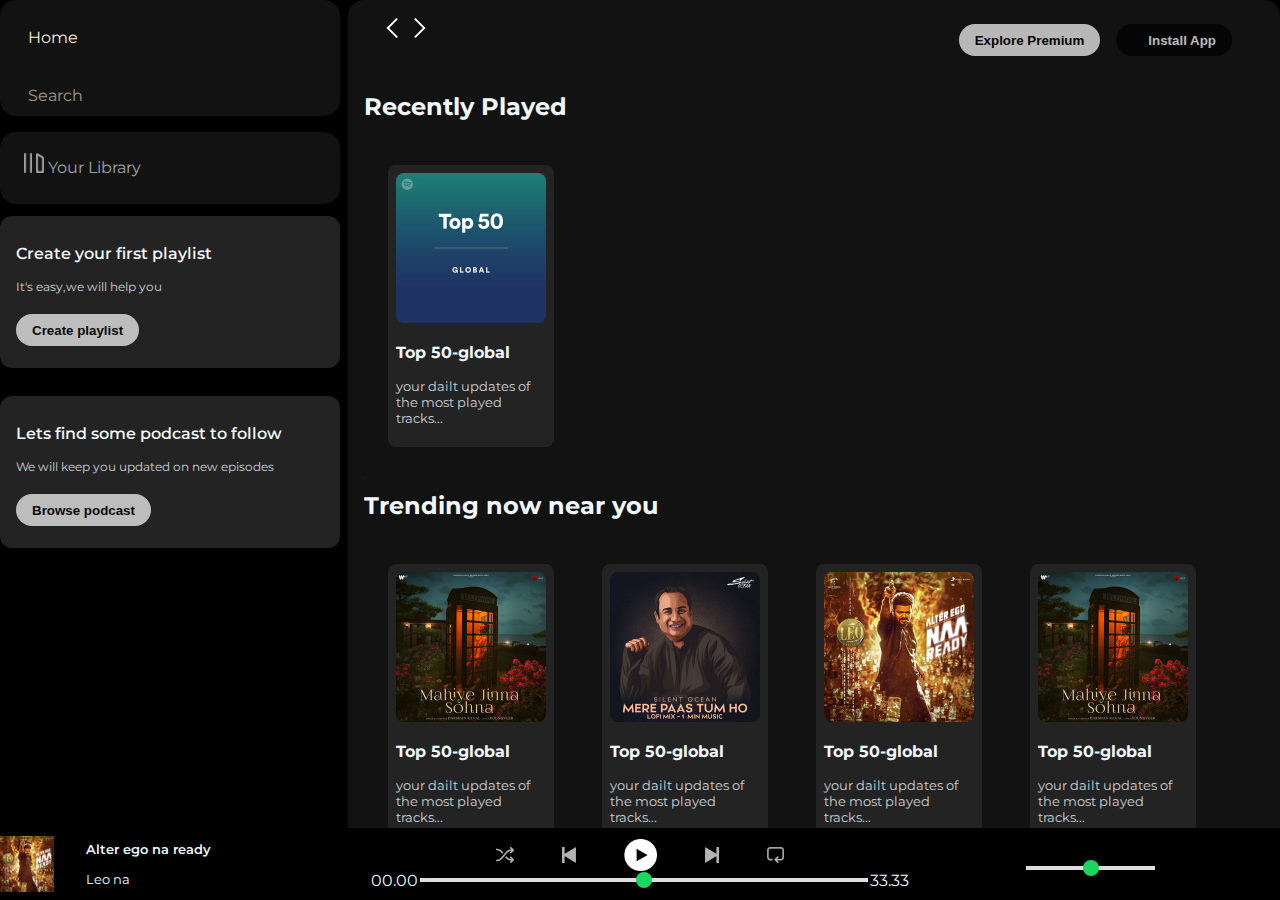
<file: index.html>
<!DOCTYPE html>
<html lang="en">
<head>
    <meta charset="UTF-8">
    <meta name="viewport" content="width=device-width, initial-scale=1.0">
    <title>Spotify - Web Player: Music for everyone</title>
    <link rel="stylesheet" href="https://cdnjs.cloudflare.com/ajax/libs/font-awesome/6.4.0/css/all.min.css" integrity="sha512-iecdLmaskl7CVkqkXNQ/ZH/XLlvWZOJyj7Yy7tcenmpD1ypASozpmT/E0iPtmFIB46ZmdtAc9eNBvH0H/ZpiBw==" crossorigin="anonymous" referrerpolicy="no-referrer" />
    <link rel="icon" href="./spotify/logo.png"/>
    <link rel="stylesheet" href="style.css">
    <link rel="preconnect" href="https://fonts.googleapis.com">
<link rel="preconnect" href="https://fonts.gstatic.com" crossorigin>
<link href="https://fonts.googleapis.com/css2?family=Montserrat:ital,wght@0,300;0,400;0,500;1,300&family=Poppins&display=swap" rel="stylesheet">
</head>
<body>
    <div class="main">
        <div class="sidebar">
            <div class="nav">
                <div class="nav-option" style="opacity: 1;">
                    <i class="fa-solid fa-house"></i>
                    <a href="#">Home</a>
                </div>
                <div class="nav-option">
                    <i class="fa-solid fa-magnifying-glass"></i>
                    <a href="#">Search</a>
            </div>

            <div class="library">
                <div class="option">
                     <div class="lib-option nav-option">
                    <img src="./spotify/library_icon.png" />
                    <a href="#">Your Library</a>
            </div>
            <div class="icon">
                <i class="fa-solid fa-plus"></i>
                <i class="fa-solid fa-arrow-right"></i>
            
        </div>

    </div>
    </div>
    <div class="lib-main">
        <div class="box1">
            <p class="p1">Create your first playlist </p>
            <p class="p2">It's easy,we will help you </p>
            <button class="badge">Create playlist</button>
        </div>
        <div class="box1">
            <p class="p1">Lets find some podcast to follow </p>
            <p class="p2">We will keep you updated on new episodes </p>
            <button class="badge">Browse podcast</button>
        </div>
    </div>
            </div>
        </div>
           
        <div class="main-content">
            <div class="sticky-nav">
                <div class="sticky-nav-icon">
                <img src="./spotify/backward_icon.png" class="hide">
                <img src="./spotify/forward_icon.png">
            </div>
            <div class="sticky-nav-option">
                <button class="badge nav-item1">Explore Premium</button>
                <button class="badge nav-item2"><i class="fa-regular fa-circle-down"></i>Install App</button>
                <i class="fa-regular fa-user"></i>
            </div>
            </div>
            
                <h2>Recently Played</h2>
                <div class="card-cont">
                    <div class="card">
                        <img src="./spotify/card1img.jpeg" class="img1">
                        <p class="card-title">Top 50-global</p>
                        <p class="card-info">your dailt updates of the most played tracks...</p>
                    </div>
                 </div>

                 <h2>Trending now near you</h2>
                 <div class="card-cont">
                    <div class="card">
                        <img src="./spotify/card2img.jpeg" class="img1">
                        <p class="card-title">Top 50-global</p>
                        <p class="card-info">your dailt updates of the most played tracks...</p>
                    </div>
                 

               
                
                    <div class="card">
                        <img src="./spotify/card3img.jpeg" class="img1">
                        <p class="card-title">Top 50-global</p>
                        <p class="card-info">your dailt updates of the most played tracks...</p>
                    </div>

                    <div class="card">
                        <img src="./spotify/card4img.jpeg" class="img1">
                        <p class="card-title">Top 50-global</p>
                        <p class="card-info">your dailt updates of the most played tracks...</p>
                    </div>
                    <div class="card">
                        <img src="./spotify/card2img.jpeg" class="img1">
                        <p class="card-title">Top 50-global</p>
                        <p class="card-info">your dailt updates of the most played tracks...</p>
                    </div>
                    <div class="card">
                        <img src="./spotify/card3img.jpeg" class="img1">
                        <p class="card-title">Top 50-global</p>
                        <p class="card-info">your dailt updates of the most played tracks...</p>
                    </div>
                </div>


                    <h2>Featured Charts</h2>
                    <div class="card-cont">
                        <div class="card">
                            <img src="./spotify/card5img.jpeg" class="img1">
                            <p class="card-title">Top 50-global</p>
                            <p class="card-info">your dailt updates of the most played tracks...</p>
                        </div>

                        <div class="card">
                            <img src="./spotify/card6img.jpeg" class="img1">
                            <p class="card-title">Top 50-global</p>
                            <p class="card-info">your dailt updates of the most played tracks...</p>
                        </div>

                        <div class="card">
                            <img src="./spotify/card1img.jpeg" class="img1">
                            <p class="card-title">Top 50-global</p>
                            <p class="card-info">your dailt updates of the most played tracks...</p>
                        </div>
                        
                    </div>

                    <div class="footer">
                        <div class="line"></div>
                    </div>

                 </div>
                </div>
                









            
        </div>
        
        <div class="music-player">
            <div class="album">
                <img src="./spotify/card4img.jpeg" class="im">
                <div class="para";"><p style="font-weight: 600">Alter ego na ready </p>
                <p>Leo na</p>
            </div>
                <i class="fa-solid fa-heart"></i>
                <i class="fa-solid fa-window"></i>
            </div>




            <div class="player">
                <div class="player-con">
                <img src="./spotify/player_icon1.png">
                <img src="./spotify/player_icon2.png">
                <img src="./spotify/player_icon3.png" style="height: 2rem; opacity: 1;">
                <img src="./spotify/player_icon4.png">
                <img src="./spotify/player_icon5.png">
                </div>
              <div class="progress">
                 <span class="curr-time">00.00</span>
                 <input type="range" min="0" max="100" class="progress-bar" step="1"/>
                 <span class="tot-time">33.33</span>
              </div>
            </div>
            <div class="play-cont">
                <i class="fa-solid fa-circle-play"></i>
                <i class="fa-regular fa-microphone-stand"></i>
                <i class="fa-sharp fa-solid fa-bars-sort"></i>
                <i class="fa-light fa-user-tag"></i>
                <i class="fa-solid fa-volume"><input type="range" class="volume"> </i>
            </div>
        </div>
        
        
    </div>
    
</body>
</html>
</file>
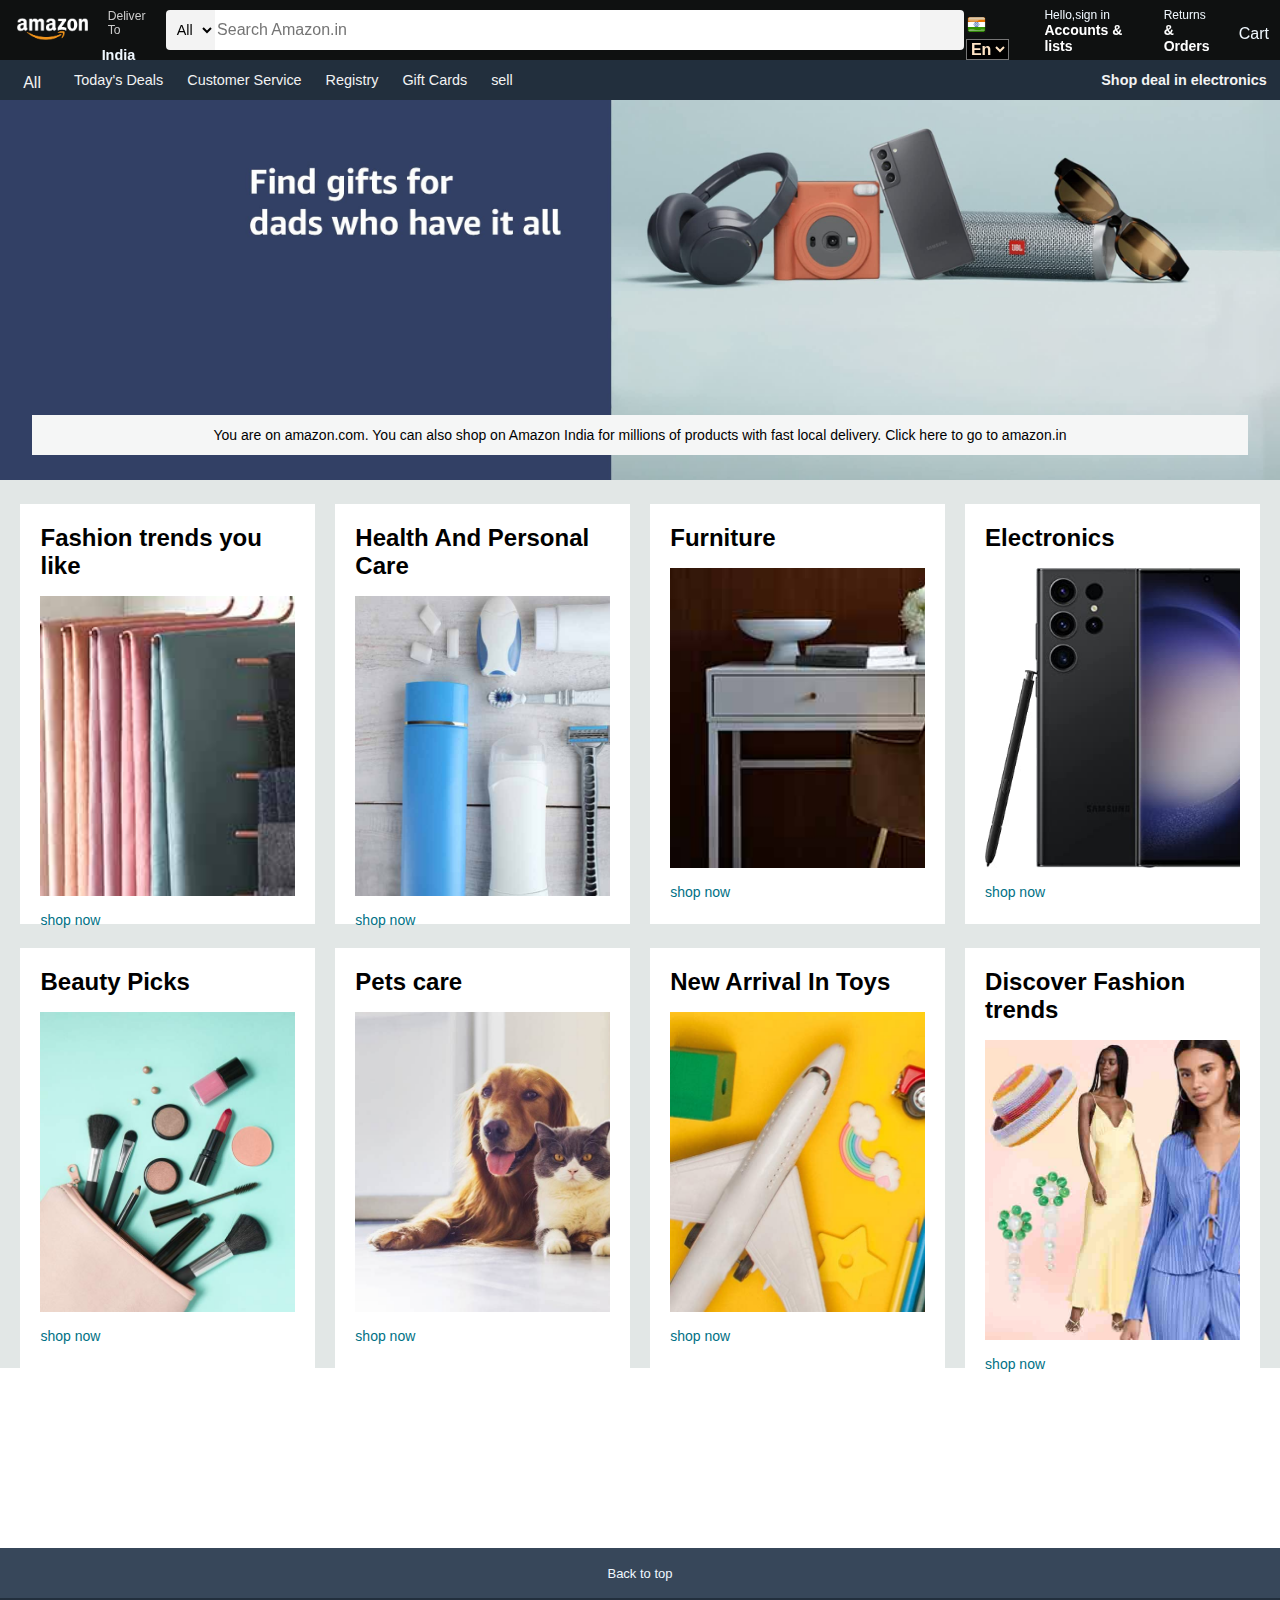
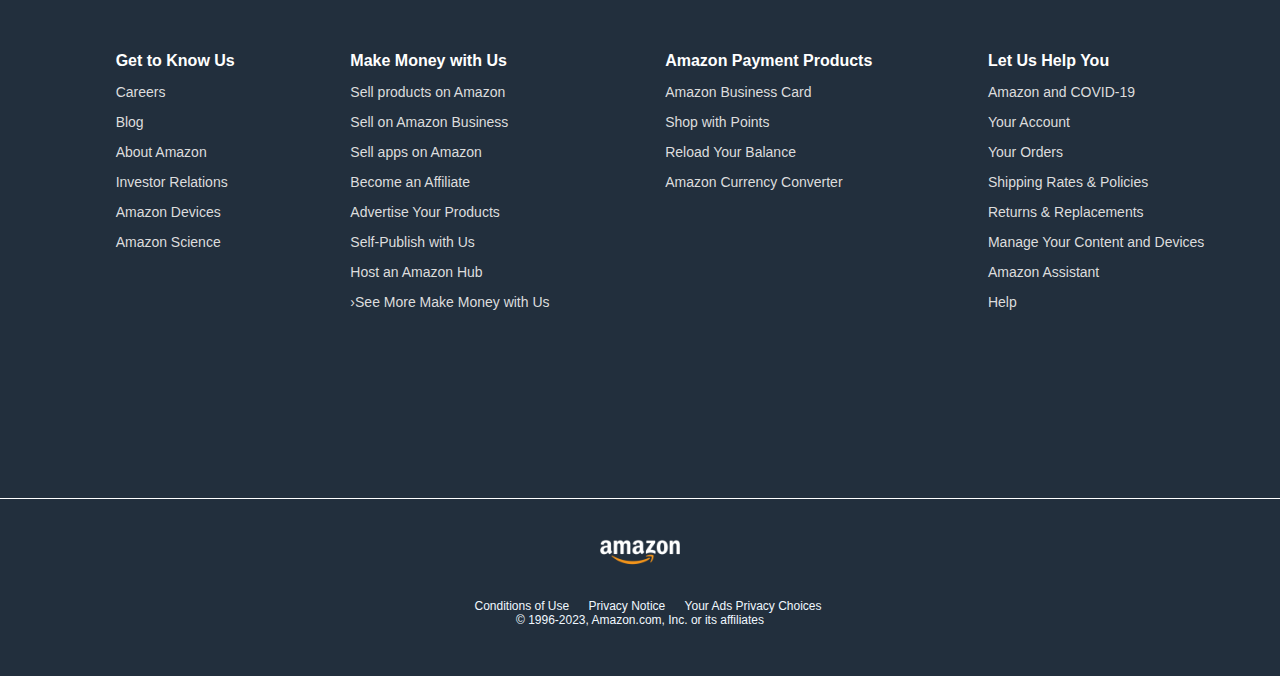
<file: spotify/amazon.html>
<!DOCTYPE html>
<html lang="en">
<head>
    <meta charset="UTF-8">
    <meta name="viewport" content="width=device-width, initial-scale=1.0">
    <title>Online Shopping site in India: Shop Online for Mobiles, Books, Watches, Shoes and More - Amazon.in</title>
    <link rel="icon" href="./l.webp"/>
    <link rel="stylesheet" href="styleA.css"/>
    <link rel="stylesheet" href="https://cdnjs.cloudflare.com/ajax/libs/font-awesome/6.4.0/css/all.min.css" integrity="sha512-iecdLmaskl7CVkqkXNQ/ZH/XLlvWZOJyj7Yy7tcenmpD1ypASozpmT/E0iPtmFIB46ZmdtAc9eNBvH0H/ZpiBw==" crossorigin="anonymous" referrerpolicy="no-referrer" />
</head>
<body>
    
    <div class="nav-bar">

        <div class="nav-logo">
            <div class="nav-logoa border"></div>
            
        </div>


        <div class="nav-address border">
            <p class="pfirst">Deliver To</p>
              <div class="add-icon">
                <i class="fa-sharp fa-solid fa-location-dot"></i>
                
                <p class="psecond">India</p>
              </div>
        </div>


        <div class="search">

            <select class="select-option">
                <option>All</option>
            </select>
            <input placeholder="Search Amazon.in" class="input-search">
            <div class="Searchicon">
                <i class="fa-solid fa-magnifying-glass"></i>
            </div>
        </div>


        <div class="flag border">
            <div class="flag1">
                <img src="./amazon/india.webp"/>
                 <select class="select-option1" style="background-color: black; color: bisque;">
                    <option>En</option>
                </select>
            </div>
        </div>

        <div class="sign border">
           <p style="font-size: 12px; font-weight: 500;"><span>Hello,sign in</span></p>
            <p class="sign-2">Accounts & lists</p>
        </div>


        <div class="return border">
            <p style="font-size: 12px; font-weight: 500;"><span>Returns</span></p>
             <p class="sign-2"> & Orders </p>
         </div>


         <div class="cart border">
            <i class="fa-solid fa-cart-shopping"></i>
            Cart
         </div>


    </div>


    <div class="panel">

        <div class="panel1 border">
            <i class="fa-solid fa-bars"></i>
            All
        </div>

        <div class="panel2 ">
            <p class="border">Today's Deals</p>
            <p class="border">Customer Service</p>
            <p class="border">Registry</p>
            <p class="border">Gift Cards</p>
            <p class="border">sell</p>
        </div>

        <div class="panel3">
            <p>Shop deal in electronics</p></div>
    </div>

    <!-- hero -->
    <div class="hero-section">
        <div class="hero-section1">
            <P>You are on amazon.com. You can also shop on Amazon India for millions of products with fast local delivery. Click here to go to amazon.in</P>
        </div>
 </div>


 <div class="shop-section">
    <div class="box1 box">
        <div class="box11">
            <h2>Fashion trends you like</h2>
            <div class="box-img" style="background-image: url('./amazon/box1_image.jpg');"></div>
            <p>shop now</p>
        </div>
    </div>

    <div class="box2 box">
        <div class="box11">
            <h2>Health And Personal Care</h2>
            <div class="box-img" style="background-image: url('./amazon/box2_image.jpg');"></div>
            <p>shop now</p>
        </div>
    </div>

    <div class="box3 box"> 
        <div class="box11">
            <h2>Furniture</h2>
            <div class="box-img" style="background-image: url('./amazon/box3_image.jpg');"></div>
            <p>shop now</p>
        </div>
        </div>

    <div class="box4 box"> 
        <div class="box11">
            <h2>Electronics</h2>
            <div class="box-img" style="background-image: url('./amazon/box4_image.jpg');"></div>
            <p>shop now</p>
        </div>
     </div>

     <div class="box5 box">
        <div class="box11">
            <h2>Beauty Picks</h2>
            <div class="box-img" style="background-image: url('./amazon/box5_image.jpg');"></div>
            <p>shop now</p>
        </div>
    </div>

    <div class="box6 box">
        <div class="box11">
            <h2>Pets care</h2>
            <div class="box-img" style="background-image: url('./amazon/box6_image.jpg');"></div>
            <p>shop now</p>
        </div>
    </div>

    <div class="box7 box">
        <div class="box11">
            <h2>New Arrival In Toys</h2>
            <div class="box-img" style="background-image: url('./amazon/box7_image.jpg');"></div>
            <p>shop now</p>
        </div>
    </div>

    <div class="box8 box">
        <div class="box11">
            <h2> Discover Fashion trends</h2>
            <div class="box-img" style="background-image: url('./amazon/box8_image.jpg');"></div>
            <p>shop now</p>
        </div>
    </div>
 </div>
    
<br><br><br><br><br><br><br><br><br><br>

 <footer>
    <div class="foot1">
        Back to top
    </div>


    <div class="foot2">
        <ul>
            <p>Get to Know Us</p>
            <a>Careers</a>
            <a>Blog</a>
            <a>About Amazon</a>
            <a>Investor Relations</a>
            <a>Amazon Devices</a>
            <a>Amazon Science</a>
        </ul>

        <ul>
            <p>Make Money with Us</p>
               <a>Sell products on Amazon</a>
               <a> Sell on Amazon Business</a>
               <a>Sell apps on Amazon</a>
               <a>Become an Affiliate</a>
                <a>Advertise Your Products</a>
                <a> Self-Publish with Us</a>
                    <a>Host an Amazon Hub</a>
                        <a>›See More Make Money with Us</a>
        </ul>

        <ul>
            <p>Amazon Payment Products</p>
            <a>Amazon Business Card</a>
                <a> Shop with Points</a>
                    <a>Reload Your Balance</a>
                        <a>Amazon Currency Converter</a>
        </ul>

        <ul>
            <p>Let Us Help You</p>
            <a> Amazon and COVID-19</a>
                <a> Your Account</a>
                    <a>Your Orders</a>
                        <a>Shipping Rates & Policies</a>
                            <a>Returns & Replacements</a>
                                <a>Manage Your Content and Devices</a>
                                    <a>Amazon Assistant</a>
                                        <a>Help</a>
        </ul>

    </div>

    <div class="foot3">
        <div class="logo"></div>
    </div>

    <div class="foot4">
        <div class="div1 ">
            <a>Conditions of Use</a>
              <a>Privacy Notice</a>
               <a> Your Ads Privacy Choices</a>
        </div>

        <div class="div2">
            <p>© 1996-2023, Amazon.com, Inc. or its affiliates</p>
        </div>
    </div>
 </footer>
</body>
</html>
</file>
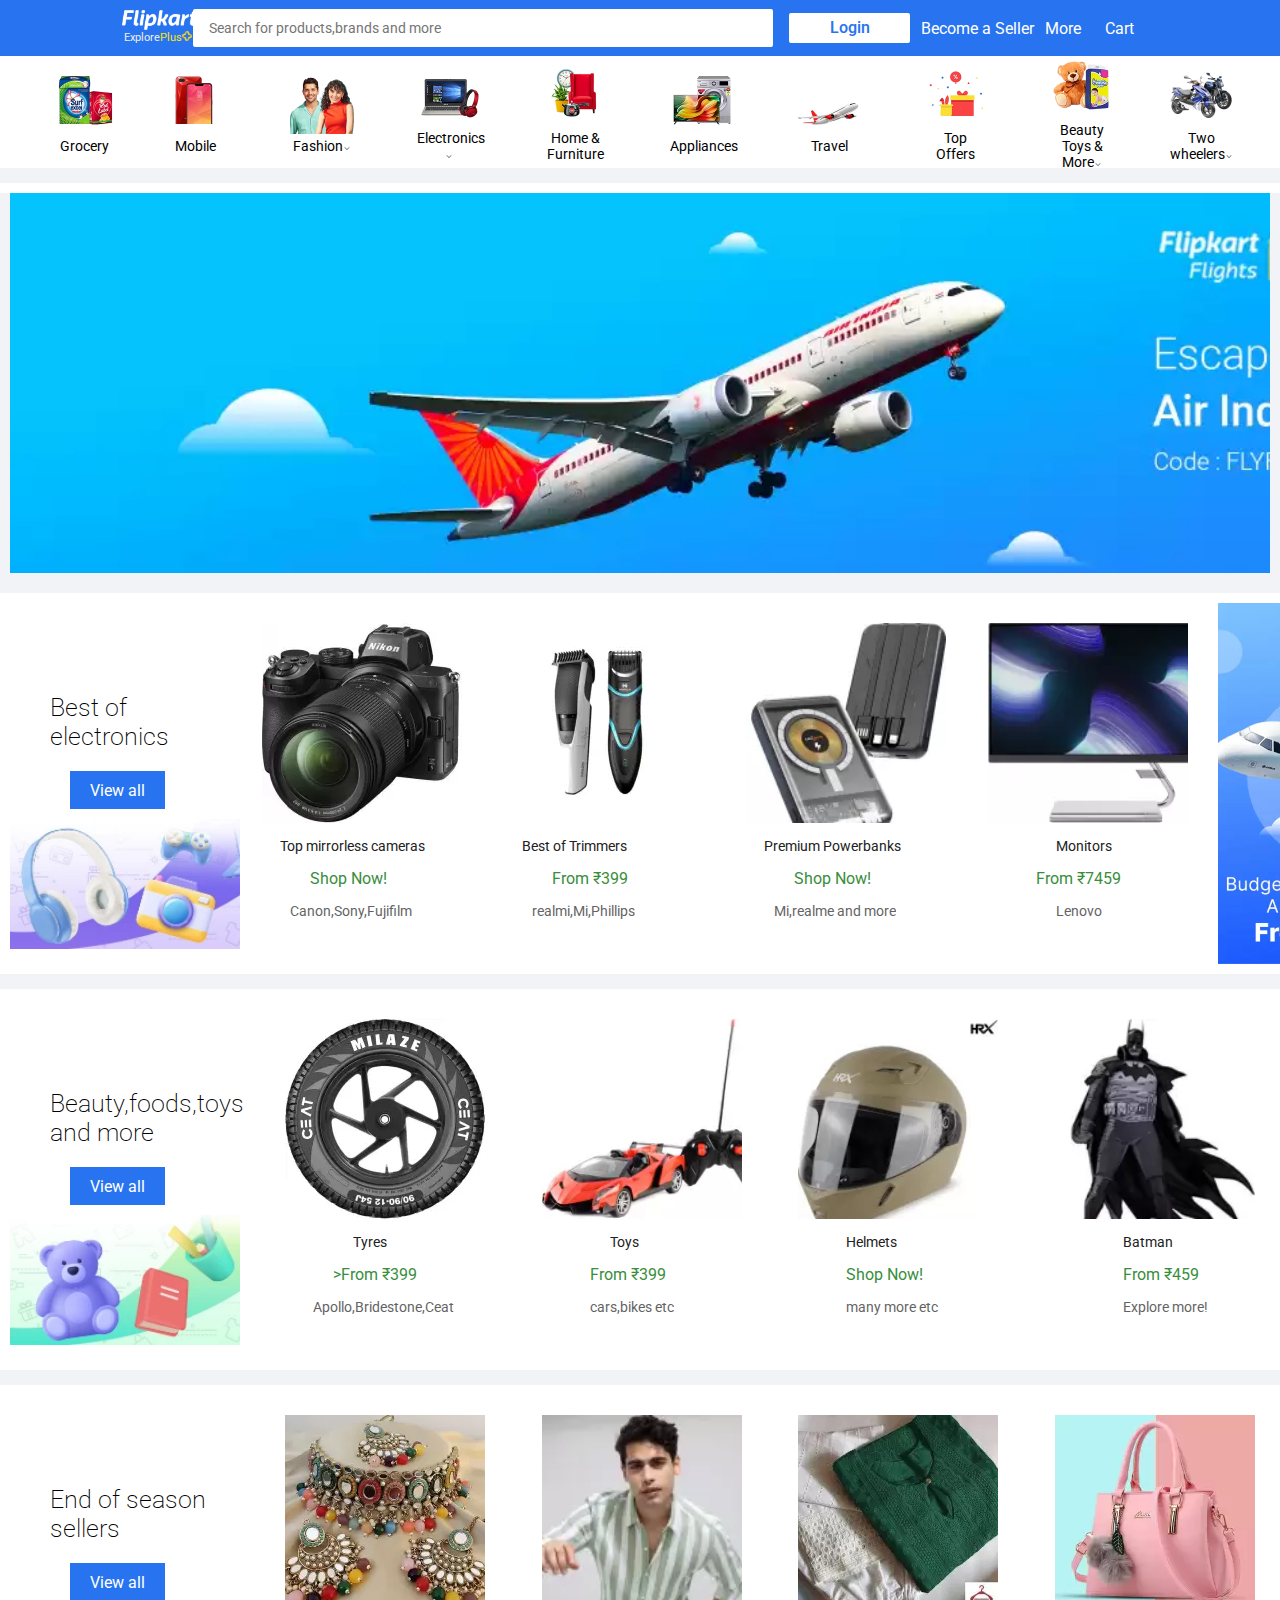
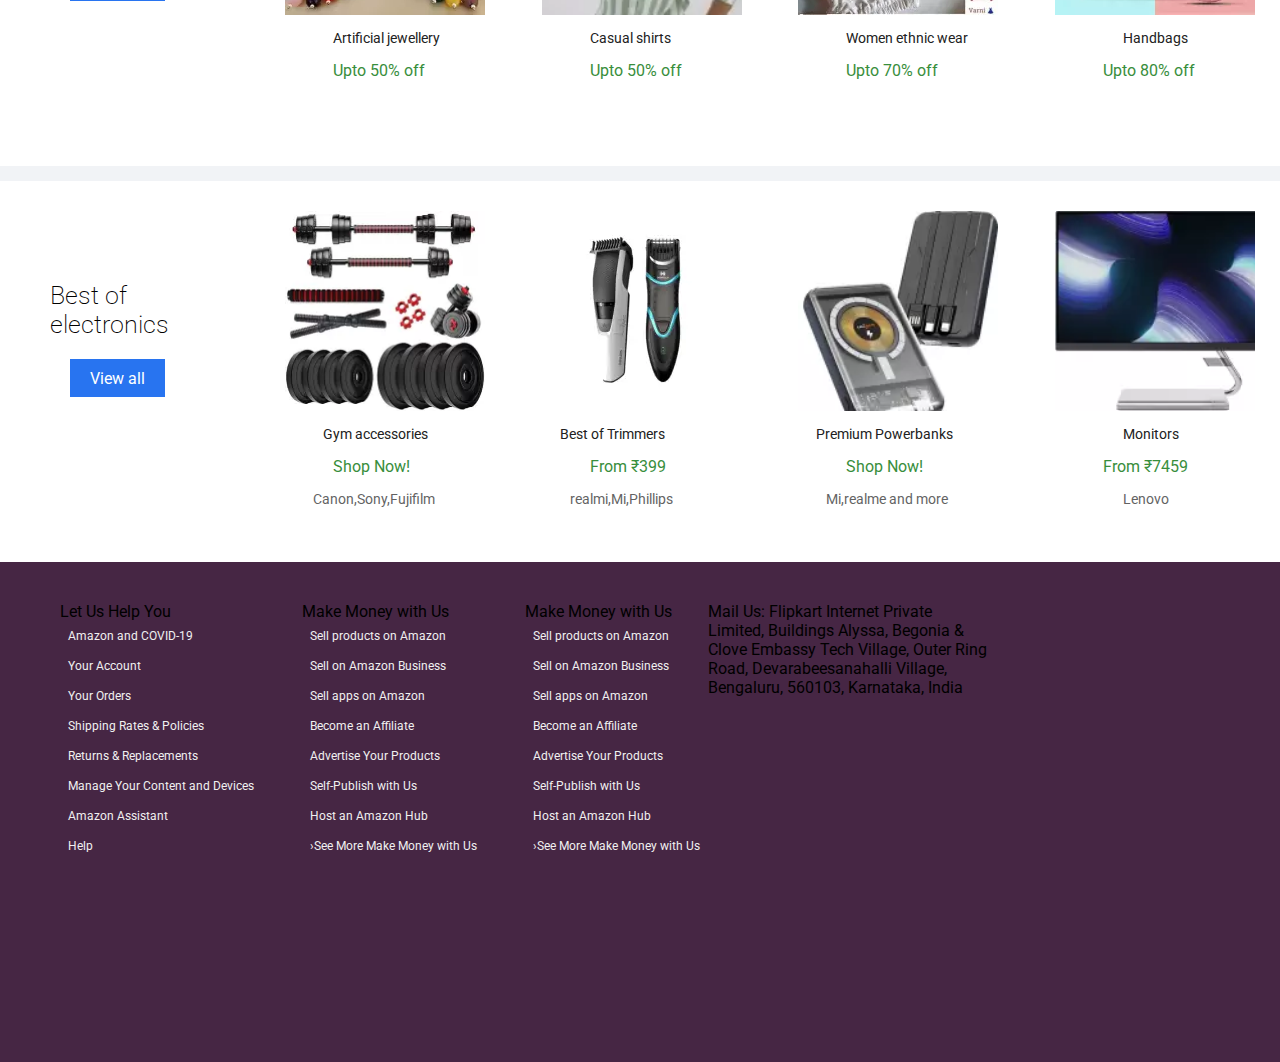
<file: spotify/flipkart.html>
<!DOCTYPE html>
<html lang="en">
<head>
    <meta charset="UTF-8">
    <meta name="viewport" content="width=device-width, initial-scale=1.0">
    <title>Online Shopping Site for Mobiles, Electronics, Furniture, Grocery, Lifestyle, Books &amp; More. Best Offers!</title>
    <link rel="stylesheet" href="stylef.css"/>
    <link rel="icon" href="./flipkart/icon.jpeg"/>
    <link rel="preconnect" href="https://fonts.googleapis.com">
<link rel="preconnect" href="https://fonts.gstatic.com" crossorigin>
<link rel="preconnect" href="https://fonts.googleapis.com">
<link rel="preconnect" href="https://fonts.gstatic.com" crossorigin>
<link rel="stylesheet" href="https://cdnjs.cloudflare.com/ajax/libs/font-awesome/6.4.0/css/all.min.css" integrity="sha512-iecdLmaskl7CVkqkXNQ/ZH/XLlvWZOJyj7Yy7tcenmpD1ypASozpmT/E0iPtmFIB46ZmdtAc9eNBvH0H/ZpiBw==" crossorigin="anonymous" referrerpolicy="no-referrer" />
<link href="https://fonts.googleapis.com/css2?family=Montserrat:ital,wght@0,300;0,400;0,500;1,300&family=Poppins&family=Roboto:wght@500&display=swap" rel="stylesheet">
</head>
<body>
    <!-- <header> -->
        <div class="navbar">


            <div class="a1"></div>

            <div class="a2"><img src="./flipkart/logo.png">
                <div class="explore">Explore<span>Plus<img class="star" src="./flipkart/star.png"></span></div>
         </div>

            <div class="a3">
                <div class="a3-i">
                <input placeholder="Search for products,brands and more">
            </div>
                <div class="a3-icon"><i class="fa-solid fa-magnifying-glass"></i></div>

            </div>

            <div class="a4">
                <div class="login">Login</div>
            </div>

            <div class="a5"><span>Become a Seller</span></div>

            <div class="a6">More<i class="fa-solid fa-caret-down"></i></div>

            <div class="a7"><i class="fa-solid fa-cart-shopping"></i>Cart</div>

            <div class="a8"></div>


        </div>





        <div class="row1">

            <div class="row12">

                
                    <div class="a-1"><img src="./flipkart/card1.webp" alt="sq"><p>Grocery</p></div>

                    <div class="a-2"><img src="./flipkart/card2.webp" alt="sq"><p>Mobile</p></div>

                    <div class="a-3"><img src="./flipkart/card3.webp" alt="sq"><p>Fashion<img style="width: 8px; height: 5px ;" src="./flipkart/arrow.svg"></p></div>

                    <div class="a-4"><img src="./flipkart/card4.webp" alt="sq"><p>Electronics<img style="width: 8px; height: 5px ;" src="./flipkart/arrow.svg"></p></div>

                    <div class="a-5"><img src="./flipkart/card5.webp" alt="sq"><p>Home & Furniture</p></div>

                    <div class="a-6"><img src="./flipkart/card6.webp" alt="sq"><p>Appliances</p></div>

                    <div class="a-7"><img src="./flipkart/card7.webp" alt="sq"><p>Travel</p></div>

                    <div class="a-8"><img src="./flipkart/card8.webp" alt="sq"><p>Top Offers</p></div>

                    <div class="a-9"><img src="./flipkart/card9.webp" alt="sq"><p>Beauty Toys & More<img style="width: 8px; height: 5px ;" src="./flipkart/arrow.svg"></p></div>

                    <div class="a-10"><img src="./flipkart/card10.webp" alt="sq"><p>Two wheelers<img style="width: 8px; height: 5px ;" src="./flipkart/arrow.svg"></p></div>
                

            </div>

        </div>
    </header>
    <div class="gap"></div>

    <div class="body">
        <div class="big"></div>
    </div>

     <div class="main-content">
            <div class="main">
               <h2>Best of electronics</h2>
               <div class="button">View all</div>
               <div class="main1" style=" background-image: url(./flipkart/main1.webp);"></div>
             </div>

             <div class="main3">
                <div class="item1">
                       <div class="imgg" style="background-image: url(./flipkart/item1.webp); background-size: cover;"></div>
                       <div class="l1">Top mirrorless cameras</div>
                       <div class="l2">Shop Now!</div>
                       <div class="l3">Canon,Sony,Fujifilm</div>
                </div>
                <div class="item1">
                    <div class="imgg" style="background-image: url(./flipkart/item2.webp); background-size: cover;"></div>
                    <div class="l1">Best of Trimmers</div>
                    <div class="l2">From ₹399</div>
                    <div class="l3">realmi,Mi,Phillips</div>
                </div>
                <div class="item1">
                    <div class="imgg" style="background-image: url(./flipkart/item3.webp); background-size: cover;"></div>
                    <div class="l1">Premium Powerbanks</div>
                    <div class="l2">Shop Now!</div>
                    <div class="l3">Mi,realme and more</div>
                </div>
                <div class="item1">
                    <div class="imgg" style="background-image: url(./flipkart/item4.webp); background-size: cover;"></div>
                    <div class="l1" style="margin: 15px 10px 10px 90px;">Monitors</div>
                    <div class="l2">From ₹7459</div>
                    <div class="l3"style="margin: 15px 10px 10px 90px;">Lenovo</div>
                </div>
             </div>





            <div class="main2"></div>
      </div>



      <div class="gap"></div>












      <div class="main-content">
        <div class="main">
           <h2>Beauty,foods,toys and more</h2>
           <div class="button">View all</div>
           <div class="main1" style="background-image: url(./flipkart/part2.webp);""></div>
         </div>

         <div class="main3">
            <div class="item1">
                   <div class="imgg" style="background-image: url(./flipkart/part2.5.webp); background-size: cover;"></div>
                   <div class="l1" style="margin: 15px 10px 10px 90px;">Tyres</div>
                   <div class="l2">>From ₹399</div>
                   <div class="l3">Apollo,Bridestone,Ceat</div>
            </div>
            <div class="item1">
                <div class="imgg" style="background-image: url(./flipkart/part2.2.webp); background-size: cover;"></div>
                <div class="l1" style="margin: 15px 10px 10px 90px;">Toys</div>
                <div class="l2">From ₹399</div>
                <div class="l3" style="margin: 15px 10px 10px 70px;">cars,bikes etc</div>
            </div>
            <div class="item1">
                <div class="imgg" style="background-image: url(./flipkart/part2.3.webp); background-size: cover;"></div>
                <div class="l1" style="margin: 15px 10px 10px 70px;">Helmets</div>
                <div class="l2">Shop Now!</div>
                <div class="l3" style="margin: 15px 10px 10px 70px;">many more etc</div>
            </div>
            <div class="item1">
                <div class="imgg" style="background-image: url(./flipkart/part2.4.webp); background-size: cover;"></div>
                <div class="l1" style="margin: 15px 10px 10px 90px;">Batman</div>
                <div class="l2" style="margin: 15px 10px 10px 90px;">From ₹459</div>
                <div class="l3"style="margin: 15px 10px 10px 90px;">Explore more!</div>
            </div>
         </div>





        <!-- <div class="main2"></div> -->
  </div>




<div class="gap"></div>






  <div class="main-content">
    <div class="main">
       <h2>End of season sellers</h2>
       <div class="button">View all</div>
       <div class="main1"></div>
     </div>

     <div class="main3">
        <div class="item1">
            <div class="imgg" style="background-image: url(./flipkart/part3.5.webp); background-size: cover;"></div>
               <div class="l1"  style="margin: 15px 10px 10px 70px;">Artificial jewellery</div>
               <div class="l2">Upto 50% off</div>
               <!-- <div class="l3">Canon,Sony,Fujifilm</div> -->
        </div>
        <div class="item1">
            <div class="imgg" style="background-image: url(./flipkart/part3.2.webp); background-size: cover;"></div>
            <div class="l1" style="margin: 15px 10px 10px 70px;">Casual shirts</div>
            <div class="l2">Upto 50% off</div>
            <!-- Upto 50% off -->
        </div>
        <div class="item1">
            <div class="imgg" style="background-image: url(./flipkart/part3.6.webp); background-size: cover;"></div>
            <div class="l1" style="margin: 15px 10px 10px 70px;">Women ethnic wear</div>
            <div class="l2">Upto 70% off</div>
            <!-- <div class="l3">Mi,realme and more</div> -->
        </div>
        <div class="item1">
            <div class="imgg" style="background-image: url(./flipkart/part3.4.webp); background-size: cover;"></div>
            <div class="l1" style="margin: 15px 10px 10px 90px;">Handbags</div>
            <div class="l2">Upto 80% off</div>
            <!-- <div class="l3"style="margin: 15px 10px 10px 90px;">Lenovo</div> -->
        </div>
     </div>





    <!-- <div class="main2"></div> -->
</div>




<div class="gap"></div>




<div class="main-content">
    <div class="main">
       <h2>Best of electronics</h2>
       <div class="button">View all</div>
       <div class="main1"></div>
     </div>

     <div class="main3">
        <div class="item1">
               <div class="imgg" style="background-image: url(./flipkart/part4.2.webp); background-size: cover;"></div>
               <div class="l1" style="margin: 15px 10px 10px 60px;">Gym accessories</div>
               <div class="l2">Shop Now!</div>
               <div class="l3">Canon,Sony,Fujifilm</div>
        </div>
        <div class="item1">
            <div class="imgg" style="background-image: url(./flipkart/item2.webp); background-size: cover;"></div>
            <div class="l1">Best of Trimmers</div>
            <div class="l2">From ₹399</div>
            <div class="l3">realmi,Mi,Phillips</div>
        </div>
        <div class="item1">
            <div class="imgg" style="background-image: url(./flipkart/item3.webp); background-size: cover;"></div>
            <div class="l1">Premium Powerbanks</div>
            <div class="l2">Shop Now!</div>
            <div class="l3">Mi,realme and more</div>
        </div>
        <div class="item1">
            <div class="imgg" style="background-image: url(./flipkart/item4.webp); background-size: cover;"></div>
            <div class="l1" style="margin: 15px 10px 10px 90px;">Monitors</div>
            <div class="l2">From ₹7459</div>
            <div class="l3"style="margin: 15px 10px 10px 90px;">Lenovo</div>
        </div>
     </div>





    <!-- <div class="main2"></div> -->
</div>





<footer>
<div class="foot">
    <div class="foot1">
        <ul>
            <p>Let Us Help You</p>
            <a> Amazon and COVID-19</a>
                <a> Your Account</a>
                    <a>Your Orders</a>
                        <a>Shipping Rates & Policies</a>
                            <a>Returns & Replacements</a>
                                <a>Manage Your Content and Devices</a>
                                    <a>Amazon Assistant</a>
                                        <a>Help</a>
        </ul>




        <ul>
            <p>Make Money with Us</p>
               <a>Sell products on Amazon</a>
               <a> Sell on Amazon Business</a>
               <a>Sell apps on Amazon</a>
               <a>Become an Affiliate</a>
                <a>Advertise Your Products</a>
                <a> Self-Publish with Us</a>
                    <a>Host an Amazon Hub</a>
                        <a>›See More Make Money with Us</a>
        </ul>




        <ul>
            <p>Make Money with Us</p>
               <a>Sell products on Amazon</a>
               <a> Sell on Amazon Business</a>
               <a>Sell apps on Amazon</a>
               <a>Become an Affiliate</a>
                <a>Advertise Your Products</a>
                <a> Self-Publish with Us</a>
                    <a>Host an Amazon Hub</a>
                        <a>›See More Make Money with Us</a>
        </ul>




        <p class="p">Mail Us:
            Flipkart Internet Private Limited,
            
            Buildings Alyssa, Begonia &
            
            Clove Embassy Tech Village,
            
            Outer Ring Road, Devarabeesanahalli Village,
            
            Bengaluru, 560103,
            
            Karnataka, India</p>
    </div>
</div>



</footer>
    </div>

    


    





</body>
</html>
</file>
<file: style.css>
body{
    font-family: 'Montserrat', sans-serif;
    background-color: black;
    margin: 0;
    color: aliceblue;
    overflow: hidden;
  
}
.main{
    display: flex;
    height: 100vh;
}
.sidebar{
    background-color: black;
    width: 340px;
    border-radius: 1rem;
    margin-right: 0.5rem;
}
.main-content{
    background-color: #121212;
    flex: 1;
    border-radius: 1rem;
    overflow: auto;
    padding: 0 1rem 0 1rem;
}
.music-player{
    background-color: black;
    position: fixed;
    bottom: 0;
    height: 72px;
    width: 100%;
    display: flex;
    justify-content:space-between;
    align-items: center;
    

}
.nav-option a{
    color: antiquewhite;
    font-size: 1rem;
    text-decoration: none;
}
.nav{
    background-color: #121212;
    
    border-radius: 1rem;
    display: flex;
    flex-direction: column;
    height: 100px;
    padding: 0.5rem 0;
}
.nav-option{
    line-height: 2.5rem;
    opacity: 0.6;
    padding: 0.5rem 0.75rem;
}
.nav-option i{
    color: antiquewhite;
    font-size: 1.25rem;
    margin-right: 1rem;
    
}
.nav-option:hover{
    opacity: 1;
}
.library{
    background-color: #121212;
    border-radius: 1rem;
    height: 100%;
    margin-top: 0.5rem;
    padding: 0.5rem 0.75rem; 
   

}
.option{
    display: flex ;
    justify-content: space-between;
    align-items: center;
 
}
.lib-option img{
    height: 1.25rem;
    width: 1.25rem;
}
.lib-option a{
    text-decoration: none;
    color:white;
}
.icon i{
    font-size: 1.25rem;
    opacity: 0.7;
    margin: 0.5rem;
}
.icon i:hover{
    opacity: 1;
}
.box1{
    background-color: #232323;
    height: 8rem;
    border-radius: 0.75rem;
    margin: 0.75rem 0 1.75rem 0;
    padding: 0.75rem 1rem;
}
.box1 .p1{
    font-size: 1rem;
    font-weight: 550;
}
.box1 .p2{
    font-size: 0.75rem;
    opacity: 0.8;
}
.badge{
    background-color: white;
    border-radius: 100px;
    border: none;
    font-weight:500;
    padding: 0.25rem 1rem;
    margin-top: 0.5rem;
    height: 2rem;
    width: fit-content;
    font-weight: 700;
    opacity: 0.7;
}
.sticky-nav{
    z-index: 10;
    position: sticky;
    background-color: #121212;
    top: 0;
    display: flex;
    justify-content: space-between;
    padding: 1rem 0 1rem 0;
    
}
.sticky-nav-icon{
    margin-left: 1rem;
}
.sticky-nav-option{
    display: flex;
    justify-content: center;
    align-items: center;
}
.sticky-nav-option button,i{
    margin-right:1rem;
    
}
.nav-item1{
    font-weight:700;
}
.nav-item2{
    color: white;
    background-color: black;
}
@media (max-width:1000px){
.hide{
    display: none;
    
}
.nav-item1{
    display: none;
}
}
.card{
    background-color: #232323;
    width: 150px;
    padding: 0.5rem ;
    border-radius: 0.5rem;
    margin: 1.5rem;
    opacity: 1;
}
.card-cont{
        display: flex;
        flex-wrap: wrap;
        
    }
.img1{
    width: 100%;
    border-radius: 0.5rem;
}
.card-title{
    font-weight: 700;
}
.card-info{
    font-size: small;
    opacity: 0.8;
}
.footer{
    height: 200px;
    width: 100%;
    display: flex;
  justify-content: center;
    
    
}
.line{
    width: 90%;
    border-top: 2px solid gray;
    margin-top: 100px;
    opacity: 0.5;
}
.album{
    width: 25%;

}
.player{
    width: 50%;
    
   
    
}
.play-cont{
    width: 25%;
}
.player img{
    height: 1rem;
    margin:0 1.5rem 0 1.5rem ;
    opacity: 0.7;
}
.player-con{
    display: flex;
    justify-content:center;
    align-items: center;
    

}
.progress{
    display: flex;
    justify-content: center;
    align-items: center;
}

.player-con img:hover{
    opacity: 1;
}
.progress-bar{
    width: 70%;
    appearance: none;
}
.progress-bar::-webkit-slider-runnable-track{
    appearance: none;
    background-color: #ddd;
    border-radius: 100px;
    height: 0.25rem;
}
.progress-bar::-webkit-slider-thumb{
    appearance: none;
    height: 1rem;
    width: 1rem;
    border-radius: 50%;
    background-color: #1bd760;
    margin-top: -6px;
}
.album img{
    height: 3.5rem;
    width: 3.5rem;
    margin-left: -2rem;
    margin-right: 2rem;
}
.album{
    display: flex;
    justify-content: center;
    align-items: center;
}
.para{
    font-size: smaller;
    font-weight: 400;
}
.album i{
    margin-left: 1.5rem;
}
    
.volume{
    appearance: none;
}
.volume::-webkit-slider-runnable-track{
    height: 0.2rem;
    width: 90%;
    background-color: #ddd;
}
.volume::-webkit-slider-thumb{
    appearance: none;
    margin-top: -6px;
    height: 1rem;
    width: 1rem;
    border-radius: 50%;
    background-color: #1bd760;
}
.badge:hover{
opacity: 1;
}
.card:hover{
    opacity: 0.7;
}
</file>
<file: spotify/styleA.css>
*{
    margin: 0;
    font-family: Arial, Helvetica, sans-serif;
}
.nav-bar{
    background-color: #0f1111;
    height: 60px;
    display: flex;
    color: aliceblue;
    align-items: center;
    justify-content: space-evenly;
    position: sticky;
    top: 0;
    
    
    
   
    
    
}
.nav-logo{
    color: aliceblue;
    margin: 2px 0px 8px 6px;
    height: 50px;
    width: 100px;
   
    
}
.nav-logoa{
    background-image:url("amazon/amazon_logo.png") ;
    height: 50px;
    width: 100%;
    background-size: cover;
}
.border{
    border: 2px solid transparent;
}
.border:hover{
    border: 1.5px solid white;
    border-radius: 3px;
}
/*box 2*/
.pfirst{
color: #cccccc;
font-size: 0.76rem;
/* margin-left: 1rem; */
padding: 12px 9px 10px 9px;
}
.psecond{
font-size: 0.9rem;
margin-left: 3px;
font-weight: 600;
}
.add-icon{
    display: flex;
    align-items: center;
}
.nav-address{
    margin:5px 2px 5px 2px;
   

}
/*box 3*/

.search{
    display: flex;
    justify-content: space-evenly;
    height: 40px;
    width: 900px;
    
}
.select-option{
    background-color: #f3f3f3;
    width: 50px;
    text-align:  center;
    font-size: 0.9rem;
    border: none;
    border-top-left-radius: 4px;
    border-bottom-left-radius: 4px;


}

.input-search{
    width:90%;
    font-size: 1rem;
    border: none;

}

.Searchicon{
    display: flex;
    align-items: center;
    justify-content: center;
    width: 45px;
    background-color: #f3f3f3;
    text-align: center;
    color: black;
    border-top-right-radius: 4px;
    border-bottom-right-radius: 4px;
    font-size: larger;

}
/*box4*/
.flag{
    height: 50px;
    width: 74px;
    
    /* margin: 0px 9px 5px 9px; */
    display: flex;
    justify-content: center;
    align-items: center;
    
}
.flag1 img{
    height: 18.2px ;
    width: 21.5px;
    margin:0px 2px 1px 0px;
    font-size: larger;
    margin-top: 1rem;
}
.select-option1{
    font-weight: 600;
    font-size: 1rem;
    /* margin-bottom: 4px; */
    
}
/*box 5*/
.sign{
   
  padding: 12px 9px 10px 9px;
   
}
.sign-2{
    font-size: 14px;
    font-weight:550;
    color: #ffffff;
}
.return{
    padding: 12px 9px 10px 9px;
}
.cart{
    padding: 12px 9px 10px 9px;

}
.cart i{
    font-size:x-large;
}


/*panel*/
.panel{
    height: 40px;
    width: 100%;
    background-color:#222f3d;
    display: flex;
    color: #f3f3f3;
    align-items: center;
    justify-content: space-evenly;
}
.panel1{
    padding: 12px 8px 7px 8px;
}
.panel2 p{

    display: inline;
    padding: 10px 8px 10px 8px;
    font-weight: 500;
    
}
.panel2{
    width: 80%;
    font-size: 0.9rem;
}
.panel3{
    font-size: 0.9rem;
    font-weight: 700;
}
/*hero*/
.hero-section{
    background-image: url("./amazon/hero_image.jpg");
    background-size: cover;
    height: 380px;
    display: flex;
    justify-content: center;
    align-items: flex-end;
   
}
.hero-section1{
    text-align: center;
    background-color: #f5f6f6;
    height: 40px;
    display: flex;
    justify-content: center;
    align-items: center;
    font-size: 14px;
    width: 95%;
    margin-bottom: 25px;
    }

    /*box section*/

    .shop-section{
        background-color: #e2e7e6;
        display: flex;
        flex-wrap: wrap;
        justify-content: space-evenly;
    }
    .box{
        width: 23%;
        background-color: #ffffff;
        height: 420px;
        margin-top: 1.5rem;


    }
    .box11{
        margin:20px 20px 20px 20px;

    }
    .box11 p:hover{
        text-decoration: underline;
    }
    .box-img{
        height: 300px;
        background-size: cover;
        margin-top: 16px;
        margin-bottom:16px ;

    }
    .box11 p{
        font-size: 14px ;
        color: #007185;
    }
    /*footer*/

    .foot1{
        height: 50px;
        background-color: #37475a;
        color: aliceblue;
        display: flex;
        justify-content: center;
        align-items: center;
        width: 100%;
        font-size: 13px;

    }
    .foot2{
        background-color: #222f3d;
        height: 500px;
        display: flex;
        justify-content: space-evenly;
        color: antiquewhite;
        

    }
   ul a{
        display: block;
        color: #dddddd;
        font-size: 14px;
        margin-bottom: 14px;
    }
    ul p{
        font-size: 16px;
        font-weight: 600;
        margin: 6px 0px 14px;
        color: #ffffff;

    }
    ul{
        margin-top: 3rem;
    }
    .foot3{
        background-color: #222f3d;
        color: aliceblue;
        height: 100px;
        width: 100%;
        border-top: 0.2px solid white;
        
        
        display: flex;
        justify-content: center;
        align-items:center ;

    }
    .logo{
        background-image:url("amazon/amazon_logo.png") ;
        background-size: cover;
        height:50px ;
        width: 100px;
        padding-top: -50px;
    }
    .foot4{
        height: 77px;
        width: 100%;
        background-color: #222f3d;
        color: aliceblue;
        font-size: 12px;
       text-align: center;
        
    }
    .foot4 .div1 a{
        margin-left: 1rem;
        font-size: 12px;
    } 
    .foot1:hover{
        opacity: 0.9;
        
    }
    a:hover{
        text-decoration: underline;
        cursor: pointer;
    }
</file>
<file: spotify/stylef.css>
*{
    margin: 0;
    font-family: 'Montserrat', sans-serif;
    font-family: 'Poppins', sans-serif;
    font-family: 'Roboto', sans-serif;

}
.navbar{
    height: 56px;
    width: 100%;
    background-color: #2874f0;
    display: flex;
    justify-content: space-evenly;
    position: sticky;
    top: 0;
    z-index: 1;
    
}
.a1{
    width: 100px;

}
.a2{
    width: 75px;
    margin-top: 10px;
    margin-right: -20px;

}
.a2 img{
    height: 20.11px;
    width: 100%;
}
 .explore .star{
    height: 10px;
    width: 10px;
}
.explore{
    font-size: 11px;
    color: #f0f0f0;
    margin: -3px;
    margin-left: 2px;

}
 .explore span{
    color: #ffe500;
    margin-right:2px ;
}

.a3{
    width: 591px;
    display: flex;
    justify-content: center;
    align-items: center;
}
.a3 input{
    width: 521px;
    height: 36px;
    border: none;
    /* text-align: center; */
    border-radius: 2px 0px 0px 2px;
    padding-left: 16px;
    font-size: 14px;
    
}
.a3-icon{
    width: 41px;
    height: 38px;
    background-color: #ffffff;
    display: flex;
    justify-content: center;
    align-items: center;
    color: #2874f0;
    font-size: larger;
    border: none;
    border-radius: 0px 2px 2px 0px;
}


.a4{
    width: 121.1px;
    display: flex;
    justify-content: center;
    align-items: center;
    
}
.a4 .login{
    width: 121.1px;
    height: 30.8px;
    background-color: #ffffff;
    display: flex;
    justify-content: center;
    align-items: center;
    color: #2874f0;
    font-weight: 550;
    border-radius: 2px;
}


.a5{
    
    background-color: #2874f0;
    display: flex;
    justify-content: center;
    align-items: center;
   

}
.a5 span{
    color: #ffffff;
    font-size: 16px; 

}


.a6{
    color: #ffffff;
    font-size: 16px;
    display: flex;
    justify-content: center;
    align-items: center;
}
.a6 i{
    margin-left: 4px;
}

.a7{
    color: #ffffff;
    font-size: 16px;
    display: flex;
    justify-content: center;
    align-items: center;
}
.a7 i{
    margin-right: 10px;
}

.a8{
    width: 124px;
}
.row1{
    height: 112px;
    background-color: #ffffff;
    width: 100%;
    display: flex;
    justify-content:space-around;
    
    

}
.row12{
    width: 1280px;
    display: flex;
    align-items: center;
    justify-content: space-evenly;
    
    
    

}

.a-1 img{
    height: 64px;
    width: 64px;
}
.a-1 p{
    width: 64px;
    font-size: 14px;
    text-align: center;
}
.a-1{
    padding: 12px 8px 12px 22px;
}



.a-2 img{
    height: 64px;
    width: 64px;
}
.a-2 p{
    width: 64px;
    font-size: 14px;
    text-align: center;
}
.a-2{
    padding: 12px 8px;
    width: 80px;
}

.a-3 img{
    height: 64px;
    width: 64px;
}
.a-3 p{
    width: 64px;
    font-size: 14px;
    text-align: center;
}
.a-3{
    padding: 12px 8px;
    width: 80px;
}

.a-4 img{
    height: 64px;
    width: 64px;
}
.a-4 p{
    width: 64px;
    font-size: 14px;
    text-align: center;
}
.a-4{
    padding: 12px 8px;
    width: 80px;
}

.a-5 img{
    height: 64px;
    width: 64px;
}
.a-5 p{
    width: 64px;
    font-size: 14px;
    text-align: center;
}
.a-5{
    padding: 12px 8px;
    width: 80px;
}

.a-6 img{
    height: 64px;
    width: 64px;
}
.a-6 p{
    width: 64px;
    font-size: 14px;
    text-align: center;
}
.a-6{
    padding: 12px 8px;
    width: 80px;
}

.a-7 img{
    height: 64px;
    width: 64px;
}
.a-7 p{
    width: 64px;
    font-size: 14px;
    text-align: center;
}
.a-7{
    padding: 12px 8px;
    width: 80px;
}

.a-8 img{
    height: 64px;
    width: 64px;
}
.a-8 p{
    width: 64px;
    font-size: 14px;
    text-align: center;
}
.a-8{
    padding: 12px 8px;
    width: 80px;
}

.a-9 img{
    height: 64px;
    width: 64px;
}
.a-9 p{
    width: 64px;
    font-size: 14px;
    text-align: center;
}
.a-9{
    padding: 12px 8px;
    width: 80px;
}

.a-10 img{
    height: 64px;
    width: 64px;
}
.a-10 p{
    width: 64px;
    font-size: 14px;
    text-align: center;
}
.a-10{
   
    width: 80px;
}
.arrow{
    width: 8px;
    height: 5px;
}


.body{
    background-color: #f1f3f6;
    width: 100%;
    height: 400px;
     padding-right: 20px;
     
    
    
}
.big {
    background-image: url("./flipkart/air.webp");
    background-size: cover;
    height: 380px;
    display: flex;
    justify-content: center;
    align-items: flex-end;
    margin: 10px;
    
}
.main-content{
    height: 361px;
    width: 100%;
    background-color: white;
    margin: 10px;
    display: flex;
    justify-content: space-between;
    margin-top: 10px;

    


}
.main1{
    /* background-image: url(./flipkart/main1.webp); */
    background-size: cover;
    height: 130px;
    width: 230px;
    margin-top: 10px;
    
}
.button{
    height: 38px;
    width: 95px;
    color: #ffffff;
    background-color: #2874f0;
    margin: 0px 10px 0px 60px;
    text-align: center;
    display: flex;
    justify-content: center;
    align-items: center;

    
}
.main h2{
    padding: 20px;
    padding-top: 80px;
    font-size: 25px;
    font-weight: 200;
   margin-left: 20px;
   margin-top: 10px;
    
}
.main{
    height: 361px;
    width: 238px;

}
.main2{
    height: 361px;
    width: 238px;
    margin-left: 10px;
    /* position: sticky;
    right: 10px; */
    background-image: url(./flipkart/fly.webp);
    background-size: cover;

}
.main3{
    background-color: white;
    flex: 1;
    display: flex;
    justify-content: space-evenly;
    align-items: center;
    
}
.item1{
    height:341px ;
    width:242px ;
    background-color: white;
    
    
}
.imgg{
    height: 200px;
    width: 200px;
    margin-left: 22px;
    margin-top: 10px;
}
.l1{
font-size: 14px;
color: #212121;
margin: 15px 10px 10px 40px;

}
.l2{
    font-size: 16px;
    color: #388e3c;
    margin: 15px 10px 10px 70px;


}
.l3{
font-size: 14px;
color: #212121;
opacity: 0.7;
margin: 15px 10px 10px 50px;
}
.gap{
    height: 15px;
    width: 100%;
    background-color: #f1f3f6;
    box-shadow:1px #20046b;
}



.foot{
    height: 500px;
    width: 100%;
    background-color: #462644;
}
.foot1 a{
    color: #f0f0f0;
    display: flex;
    padding: 8px;
    font-size: 12px;
}
.foot1{
    padding: 40px 15px 20px 20px;
    display: flex;
}
.p{
    height: 183px;
    width: 282px;
}
</file>
